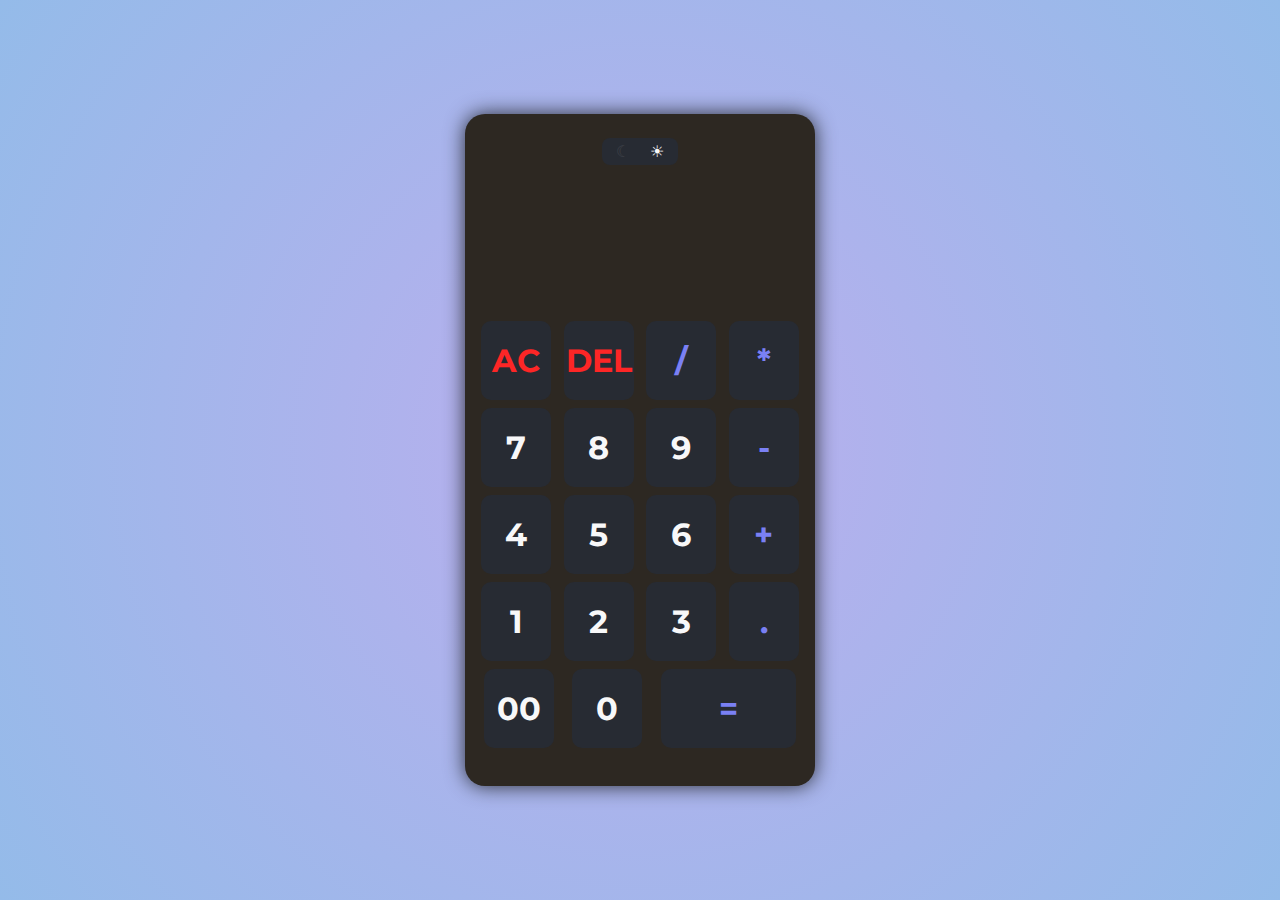
<file: Calculator/index.html>
<!DOCTYPE html>
<html lang="en">
<head>
    <meta charset="UTF-8">
    <meta http-equiv="X-UA-Compatible" content="IE=edge">
    <meta name="viewport" content="width=device-width, initial-scale=1.0">
    <link rel="stylesheet" href="style.css">
    <title>Calculator App</title>
</head>
<body>
  <div class="container">
      <div class="dark_mode">
          <span class="dark">&#9790;</span>
          <span class="light">&#9728;</span>
      </div>
     <form>
          <div class="resultbox">
              <input type="text" name="expression" readonly>
              <input type="text" name="result" readonly>
          </div>

          <div class="buttons">
              <div>
                  <input type="button" value="AC" onclick="expression.value = ''; result.value = ''" class="fnkeys"> <!-- this key will clear the form -->
                  <input type="button" value="DEL" onclick="expression.value = expression.value.toString().slice(0,-1)" class="fnkeys"> <!-- this key will delete the last entered char -->
                  <input type="button" value="/" onclick="expression.value += '/'" class="operator">
                  <input type="button" value="*" onclick="expression.value += '*'" class="operator">
                </div>

                <div>
                    <input type="button" value="7" onclick="expression.value += '7'">
                    <input type="button" value="8" onclick="expression.value += '8'">
                    <input type="button" value="9" onclick="expression.value += '9'">
                    <input type="button" value="-" onclick="expression.value += '-'" class="operator">
                </div>

                <div>
                    <input type="button" value="4" onclick="expression.value += '4'">
                    <input type="button" value="5" onclick="expression.value += '5'">
                    <input type="button" value="6" onclick="expression.value += '6'">
                    <input type="button" value="+" onclick="expression.value += '+'" class="operator">
                </div>

                <div>
                    <input type="button" value="1" onclick="expression.value += '1'">
                    <input type="button" value="2" onclick="expression.value += '2'">
                    <input type="button" value="3" onclick="expression.value += '3'">
                    <input type="button" value="." onclick="expression.value += '.'" class="operator">
                </div>

                <div>
                    <input type="button" value="00" onclick="expression.value += '00'">
                    <input type="button" value="0" onclick="expression.value += '0'">
                    <input type="button" value="=" class="equal operator" onclick="result.value = new Intl.NumberFormat().format(eval(expression.value))">
                </div>

            </div>
    </form> 
    </div>
    <script src="index.js"></script>
</body>
</html>
</file>
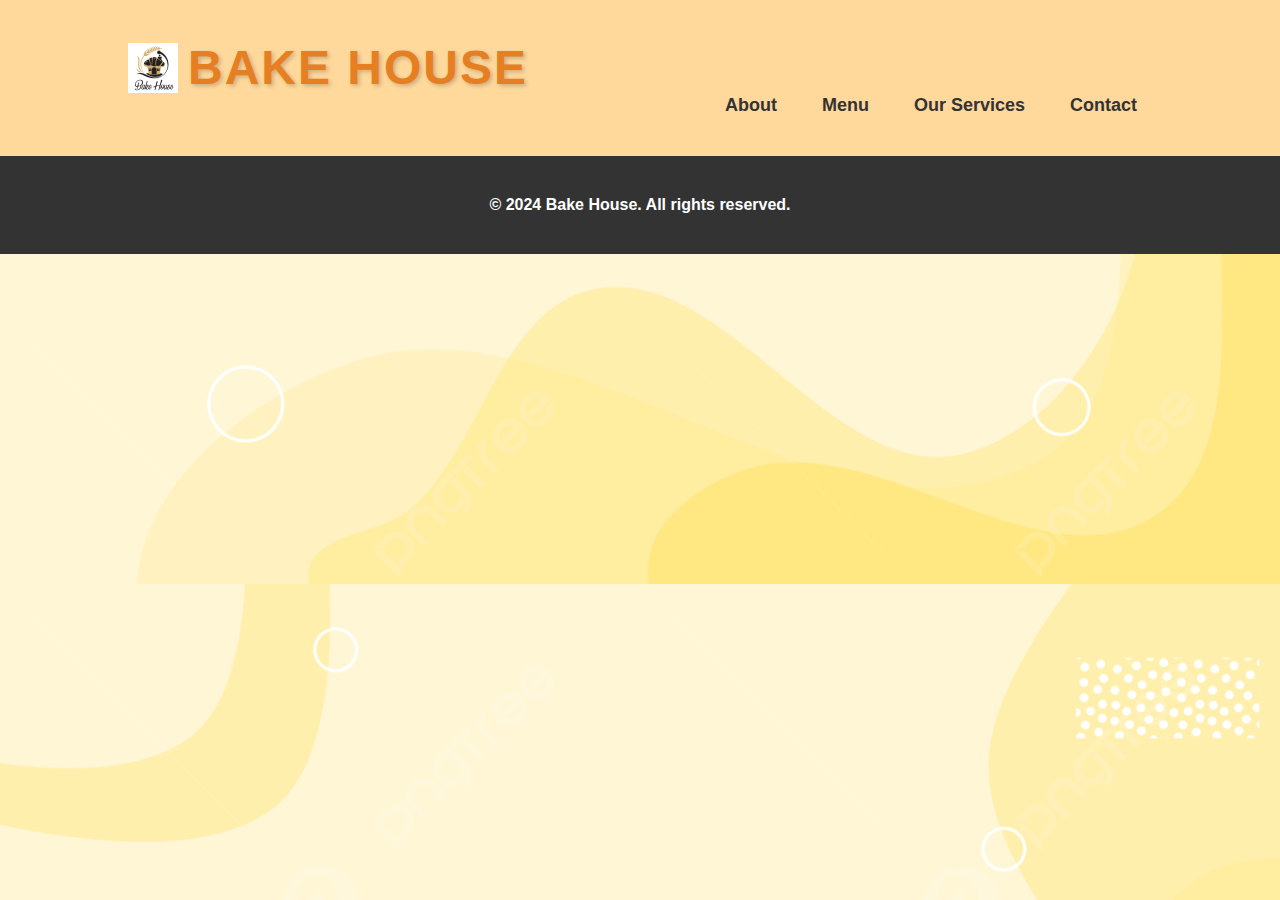
<file: LandingPage/index.html>
<!DOCTYPE html>
<html lang="en">
<head>
    <meta charset="UTF-8">
    <meta name="viewport" content="width=device-width, initial-scale=1.0">
    <title>Bake House</title>
    <link rel="stylesheet" href="styles.css">
</head>
<body>
    <header>
        <div class="container">
            <div class="logo">
                <img src="logo2.jpg" alt="Bakery Outlet Logo">
            <h1>Bake House</h1>
            </div>
            <nav>
                <ul>
                    <li><a href="#about">About</a></li>
                    <li><a href="#menu">Menu</a></li>
                    <li><a href="#services">Our Services</a></li>
                    <li><a href="#contact">Contact</a></li>
                    
                </ul>
            </nav>
        </div>
    </header>

    <section id="about">
        <div class="container">
            <h2>About Us</h2>
            <p>Welcome to Bake House, your one-stop destination for freshly baked goods. We pride ourselves on using the finest ingredients and traditional recipes to deliver the most delightful treats to our customers.</p>
        </div>
    </section>

    <section id="menu">
        <div class="container">
            <h2>Our Menu</h2>
            <div class="menu-item">
                <img src="bread.jpg" alt="Bread">
                <h3>Breads</h3>
                <ul>
                    <li>Brown Bread - 35/-</li>
                    <li>Multigrain Bread  - 50/-</li>
                    <li>Whole Wheat Loaf - 30/-</li>
                    <li>French Bread - 70/-</li>
                   
                </ul>
            </div>
            <div class="menu-item">
                <img src="cake.jpg" alt="Cake">
                <h3>Cakes</h3>
                <ul>
                    <li>Chocolate Cake - 300/-</li>
                    <li>Red Velvet Cake - 350/-</li>
                    <li>Butterscotch Cake - 350/-</li>
                    <li>Vanilla Sponge Cake - 250/-</li>
                </ul>
            </div>
            <div class="menu-item">
                <img src="pastry.jpg" alt="Pastry">
                <h3>Pastries</h3>
                <ul>
                    <li>Croissants - 70/-</li>
                    <li>Pineapple pastry - 50/-</li>
                    <li>Donuts - 40/-</li>
                    <li>Cream Puffs - 60/-</li>
                </ul>
            </div>
            <div class="menu-item">
                <img src="cookie.jpg" alt="Cookie">
                <h3>Cookies</h3>
                <ul>
                    <li>Chocolate Chip Cookies -   200/- for 250gm box</li>
                    <li>Jeera Cookies -   150/- for 250gm box</li>
                    <li>Dry Fruit Cookies -   250/- for 250gm box</li>
                    <li>Assorted Butter Cookies -   150/- for 250gm box</li>
                </ul>
            </div>
            <div class="menu-item">
                <img src="coffee.jpg" alt="Coffee">
                <h3>Coffee & Tea</h3>
                <ul>
                    <li>Espresso - 50/-</li>
                    <li>Cappuccino - 100/-</li>
                    <li>Latte - 150/-</li>
                    <li>Elaichi Tea - 40/-</li>
                    <li>Ginger Tea - 25/-</li>
                </ul>
            </div>
        </div>
    </section>


    <section id="services">
        <div class="container">
            <h2>Services</h2>
            <ul>
                <li>Custom Cake Orders</li>
                <li>Party Catering</li>
                <li>Bakery Workshops</li>
                <li>Online Ordering</li>
                <li>Dine at outlet</li>
            </ul>
        </div>
    </section>

    <section id="contact">
        <div class="container">
            <h2>Contact Us</h2>
            <p>Get in touch with us for orders and inquiries.</p>
            <p>Address : Shop No : 102 , GT Road Near Durgamandir , Asansol , West Bengal . </p>
            <p>Phone: 8509904538</p>
        </div>
    </section>

    <footer>
        <div class="container">
            <p>&copy; 2024 Bake House. All rights reserved.</p>
        </div>
    </footer>
</body>
</html>
</file>
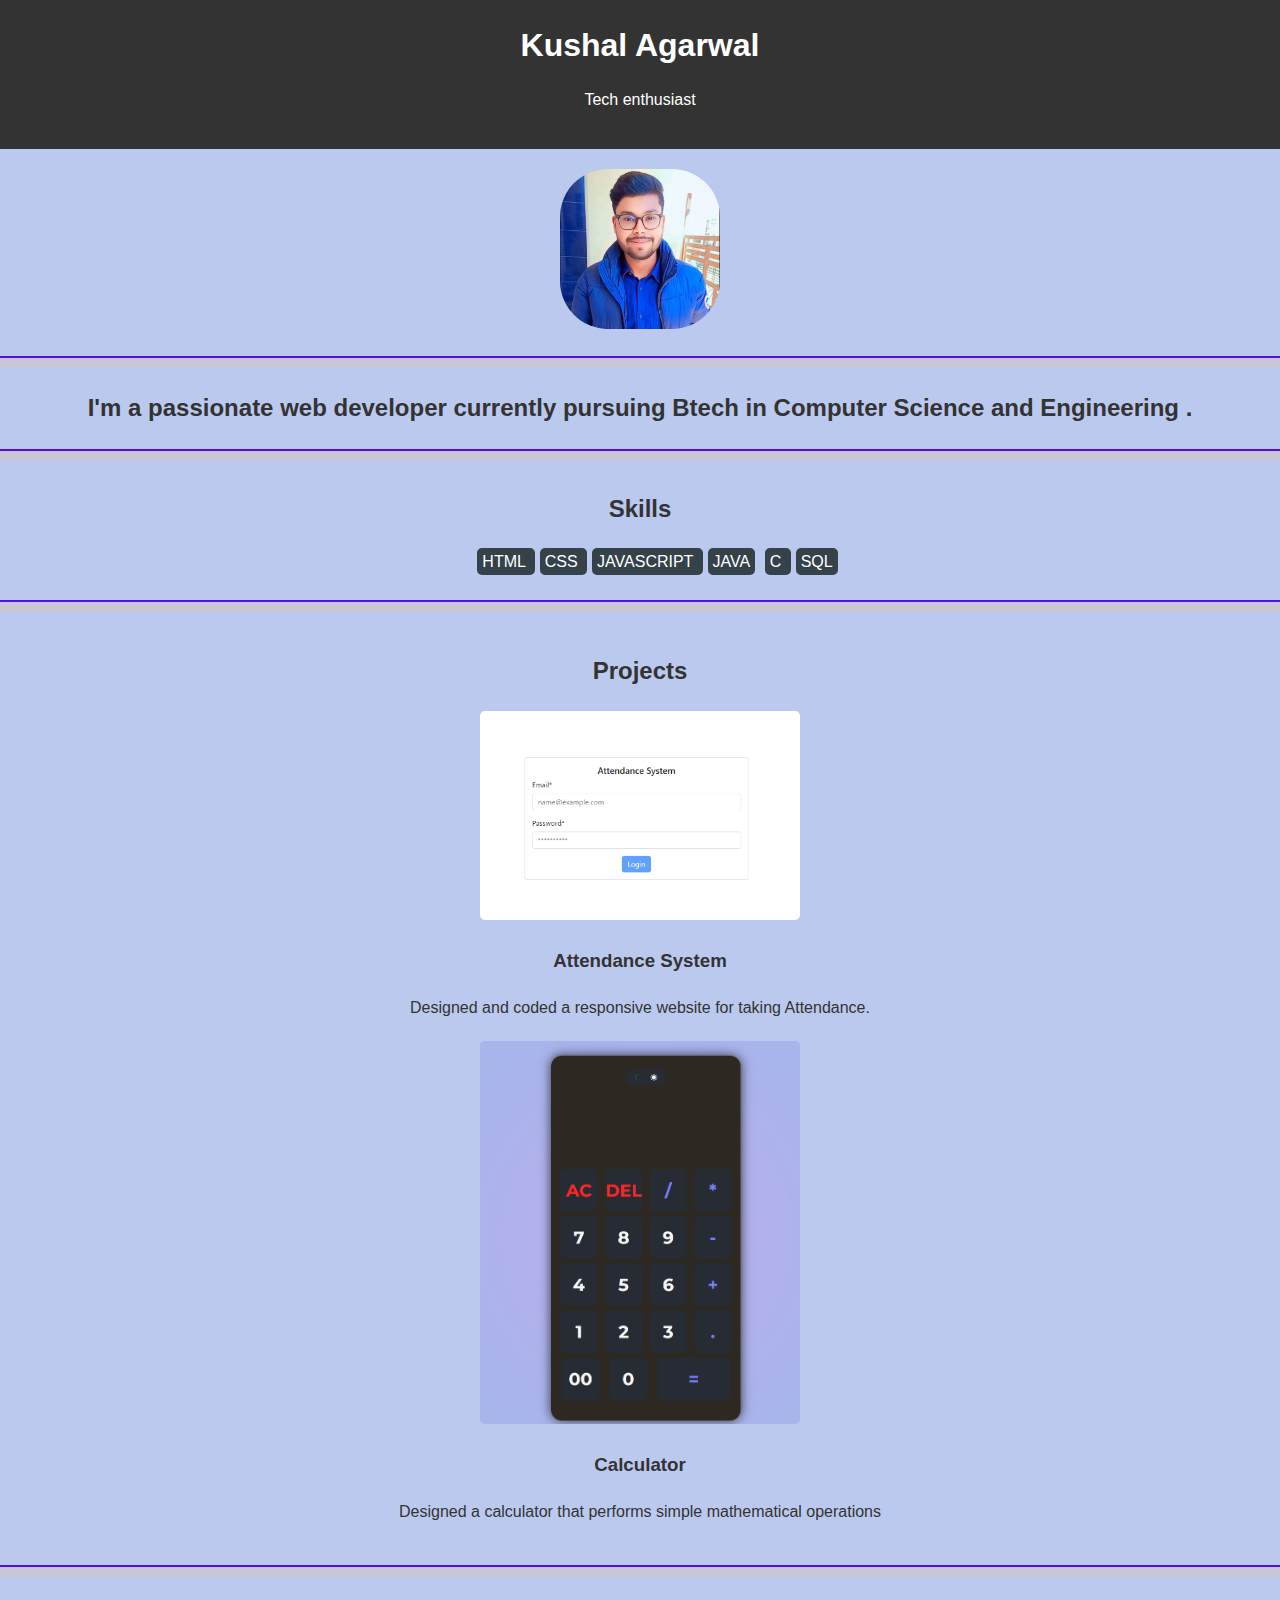
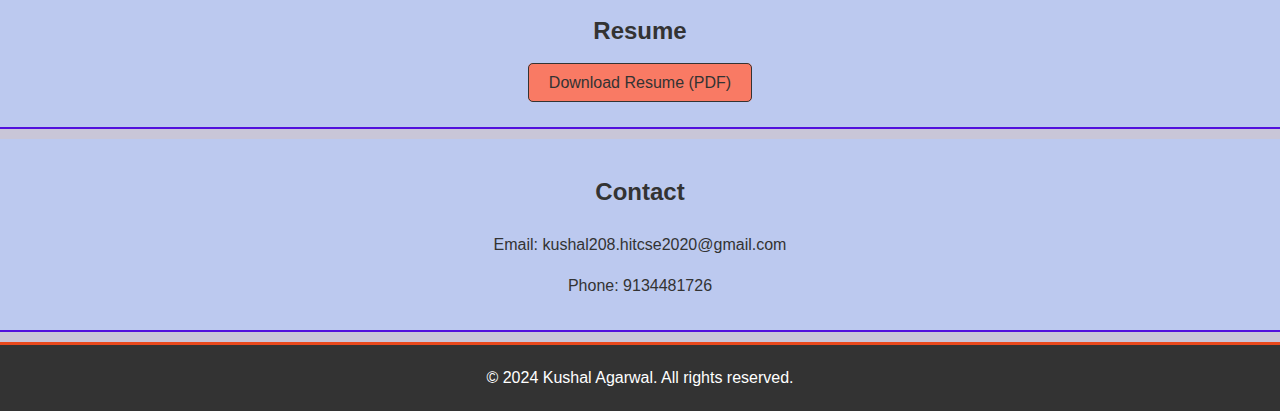
<file: PORTFOLIO/index.html>
<!DOCTYPE html>

<html lang="en">
  <head>
    <meta charset="UTF-8" />
    <meta name="viewport" content="width=device-width, initial-scale=1.0" />
    <link rel="stylesheet" href="style.css" />
    <title>My Portfolio</title>
  </head>
  <body>
    <header>
      <h1>Kushal Agarwal</h1>
      <p>Tech enthusiast</p>
    </header>

    <section id="about">
      <img src="profile.jpg" alt="Kushal Agarwal" />
    </section>

    <section id="about1">
      <h2>
        I'm a passionate web developer currently pursuing Btech in Computer Science and Engineering . 
      </h2>
    </section>

    <section id="skills">
      <h2>Skills</h2>
      <ul>
          <li> HTML </li>
          <li> CSS </li>
          <li> JAVASCRIPT </li>
          <li> JAVA</li>
          <li> C </li>
          <li> SQL </li>
          
      </ul>
  </section>

    <section id="projects">
      <h2>Projects</h2>
      <div class="project">
        <img src="image1.png" alt="Project 1" />
        <h3>Attendance System</h3>
        <p>Designed and coded a responsive website for taking Attendance.</p>
      </div>
      <div class="project">
        <img src="image2.png" alt="Project 2" />
        <h3>Calculator</h3>
        <p>Designed a calculator that performs simple mathematical operations</p>
      </div>
     
    </section>
    <section id="resume">
      <h2>Resume</h2>
      <p><a href="resume.pdf" download> Download Resume (PDF)</a></p>
    </section>
    <section id="contact">
      <h2>Contact</h2>
      <p>Email: kushal208.hitcse2020@gmail.com</p>
      <p>Phone: 9134481726</p>
    </section>
    <footer>
      <p>&copy; 2024 Kushal Agarwal. All rights reserved.</p>
    </footer>
  </body>
</html>
</file>
<file: Calculator/style.css>
@import url('https://fonts.googleapis.com/css2?family=Montserrat:wght@400;700&display=swap');

* {
    margin: 0;
    padding: 0;
    outline: none;
    transition: 0.3s;
    font-family: 'Montserrat', sans-serif;
}

:root, :root.dark {
    --color-primary-bg: #2d2822;
    --color-fg: #f8f8f9;
    --color-secondary-bg: #292d36;
    --color-buttons-bg: #272b33;
    --transition-delay: 0.5s;
}

:root.light {
    --color-primary-bg: #fff;
    --color-fg: #292d36;
    --color-secondary-bg: #f9f9f9;
    --color-buttons-bg: #f7f7f7;
}

body {
    background: rgb(238, 174, 230);
    background: radial-gradient(circle, rgb(187, 174, 238) 0%, rgba(148,187,233,1) 100%);
    height: 100vh;
    display: flex;
    align-items: center;
    justify-content: center;
    font-size: 1em;
}

.container {
    display: flex;
    flex-direction: column;
    row-gap: 4px;
    align-items: center;
    justify-content: center;
    background: var(--color-primary-bg);
    width: 350px;
    border-radius: 20px;
    padding-top: 20px;
    box-shadow: 0 0 20px 0 var(--color-secondary-bg);
}

.dark_mode {
    margin: 4px auto;
    background-color: var(--color-buttons-bg);
    padding: 4px 6px;
    border-radius: 8px;
}

.dark_mode .dark, .dark_mode .light {
    font-size: 1rem;
    color: var(--color-fg);
    margin: 2px 8px;
    cursor: pointer;
}

.resultbox {
    width: 100%;
    height: 80px;
    text-align: center;
    padding-top: 40px;
}


.resultbox input {
    text-align: right;
    width: 80%;
    padding: 3px 10px;
    background: var(--color-primary-bg);
    border: 0;
    color: var(--color-fg);
    cursor: default;
}

.resultbox input[name="expression"] {
    letter-spacing: .2em;
    font-size: 1.7em;
}

.resultbox input[name="result"] {
    font-size: 2.3em;
    font-weight: 700;
    padding: 4px 10px;
    letter-spacing: .1em;
}

.buttons {
    width: calc(100% - 20px);
    background: var(--color-buttons);
    padding-top: 20px;
    padding: 20px 10px;
    padding-bottom: 30px;
    border-radius: 20px;
}

.buttons div {
    display: flex;
    justify-content: space-around;
    margin: 3px auto;
    margin: 8px auto;
}

.buttons div input {
    color: var(--color-fg);
    background: var(--color-buttons-bg);
    border: 0;
    width: 70px;
    padding: 20px 0;
    text-align: center;
    font-weight: bold;
    font-size: 2em;
    border-radius: 10px;
    cursor: pointer;
}

.fnkeys {
    color: #fd2626 !important;
}
.operator {
    color: #7a80f4 !important;
}
.equal { width: 135px !important; }
</file>
<file: LandingPage/styles.css>
body {
    font-family: 'Segoe UI', Tahoma, Geneva, Verdana, sans-serif;
    margin: 0;
    padding: 0;
    background-image: url('back2.jpg'); 
    background-size: cover; 
    background-position: center; 
    color: #333;
    font-weight: bold;
}


.container {
    width: 80%;
    margin: 0 auto;
    padding: 20px;
}

header {
    background-color: #ffd89b;
    padding: 20px 0;
    box-shadow: 0 4px 6px rgba(0, 0, 0, 0.1);
    display: flex;
    justify-content: space-between; 
    align-items: center; 
}

header h1 {
    margin: 0;
    font-size: 48px; 
    color: #e67e22; 
    text-transform: uppercase; 
    letter-spacing: 2px; 
    font-weight: bold; 
    text-shadow: 2px 2px 4px rgba(0, 0, 0, 0.2); 
}

nav ul {
    list-style: none;
    padding: 0;
    margin: 0; 
    display: flex; 
    justify-content: flex-end; 
}

nav ul li {
    margin-left: 15px; 
}

nav ul li:first-child {
    margin-left: 0; 
}

nav ul li a {
    text-decoration: none;
    color: #333;
    font-size: 18px;
    transition: color 0.3s ease;
    padding: 10px 15px;
    border-radius: 5px;
}

nav ul li a:hover {
    color: #e67e22;
    background-color: #fff;
}

section {
    padding: 50px 0;
}

section h2 {
    text-align: center;
    color: #e67e22;
    margin-bottom: 30px;
}

.menu-item {
    background-color: #fff;
    border-radius: 5px;
    padding: 20px;
    margin-bottom: 20px;
    box-shadow: 0 0 10px rgba(0, 0, 0, 0.1);
}

.menu-item h3 {
    color: #e67e22;
    font-size: 24px;
    margin-bottom: 10px;
}

.menu-item ul {
    list-style: none;
    padding: 0;
    margin: 0;
}

.menu-item ul li {
    margin-bottom: 5px;
}

.menu-item ul li::before {
    content: "•"; 
    color: #e67e22;
    margin-right: 5px;
}

.menu-item img {
    float: right;
    width: 150px; 
    margin-right: 40px; 
}

footer {
    background-color: #333;
    color: #fff;
    text-align: center;
    padding: 20px 0;
}

footer p {
    margin: 0;
}

@media only screen and (max-width: 768px) {
    header h1 {
        font-size: 24px;
    }

    nav ul li {
        margin-left: 10px; 
    }

    nav ul li a {
        font-size: 16px;
    }

    section h2 {
        font-size: 24px;
    }

    .menu-item h3 {
        font-size: 20px;
    }

    .menu-item ul li {
        font-size: 16px;
    }
}
section {
    display: none;
}

section:target {
    display: block;
}
.logo {
    display: flex;
    align-items: center; 
}

.logo img {
    width: 50px; 
    margin-right: 10px; 
}

.logo h1 {
    margin: 0;
}
</file>
<file: PORTFOLIO/style.css>
body {
    font-family: Arial, sans-serif;
    margin: 0;
    line-height: 1.6;
    color: #333333;
    background-color: rgb(201, 198, 216);
    padding: 0;
  }
  
  header {
    background-color: #333;
    color: #fff;
    text-align: center;
    padding: 20px 0;
    justify-content: space-between;
  }
  
  header h1 {
    margin: 0;
    transition: color 0.3s ease;
}

header h1:hover {
    color: #e8491d;
}
  
section {
  padding: 30px 10%;
  background: #030ae5;
  border-bottom: #5211dd 2px solid;
  margin-bottom: 10px;
}

  section ul li {
    display: inline;
    margin-right: 5px;
    background: #35424a;
    color: #ffffff;
    padding: 5px;
    border-radius: 5px;
}

section ul li:hover {
  background: #e8491d;
}

  #about1 {
    background-color:#bcc9ef;
    text-align: center;
    padding: 1px;
  }
  #about {
    background-color:#bcc9ef;
    text-align: center;
    padding: 20px;
  }
  
  #about img {
    width: 160px;
    border-radius: 30%;
  }
  
  #skills {
    background-color:#bcc9ef;
    text-align: center;
    padding: 10px 0;
  }
  
  #skills ul {
    list-style: none;
  }
  
  #projects {
    background-color:#bcc9ef;
    text-align: center;
    padding: 20px;
    float:none;
  }
  
  .project {
    margin-bottom: 20px;
  }
  
  .project img {
    max-width: 320px;
    border-radius: 5px;
  }
  
  #resume,

  #contact {
    background-color:#bcc9ef;
    text-align: center;
    padding: 15px;
  }
  
  #resume a {
    background-color:#f97a64;
    text-decoration: none;
    color: #333;
    border: 1px solid #333;
    padding: 10px 20px;
    border-radius: 5px;
  }
  
  footer {
    background-color: #333;
    color: #fff;
    text-align: center;
    padding: 20px 0;
    border-top: #e8491d 3px solid;
  }

  
footer p {
  margin: 0;
}
</file>
